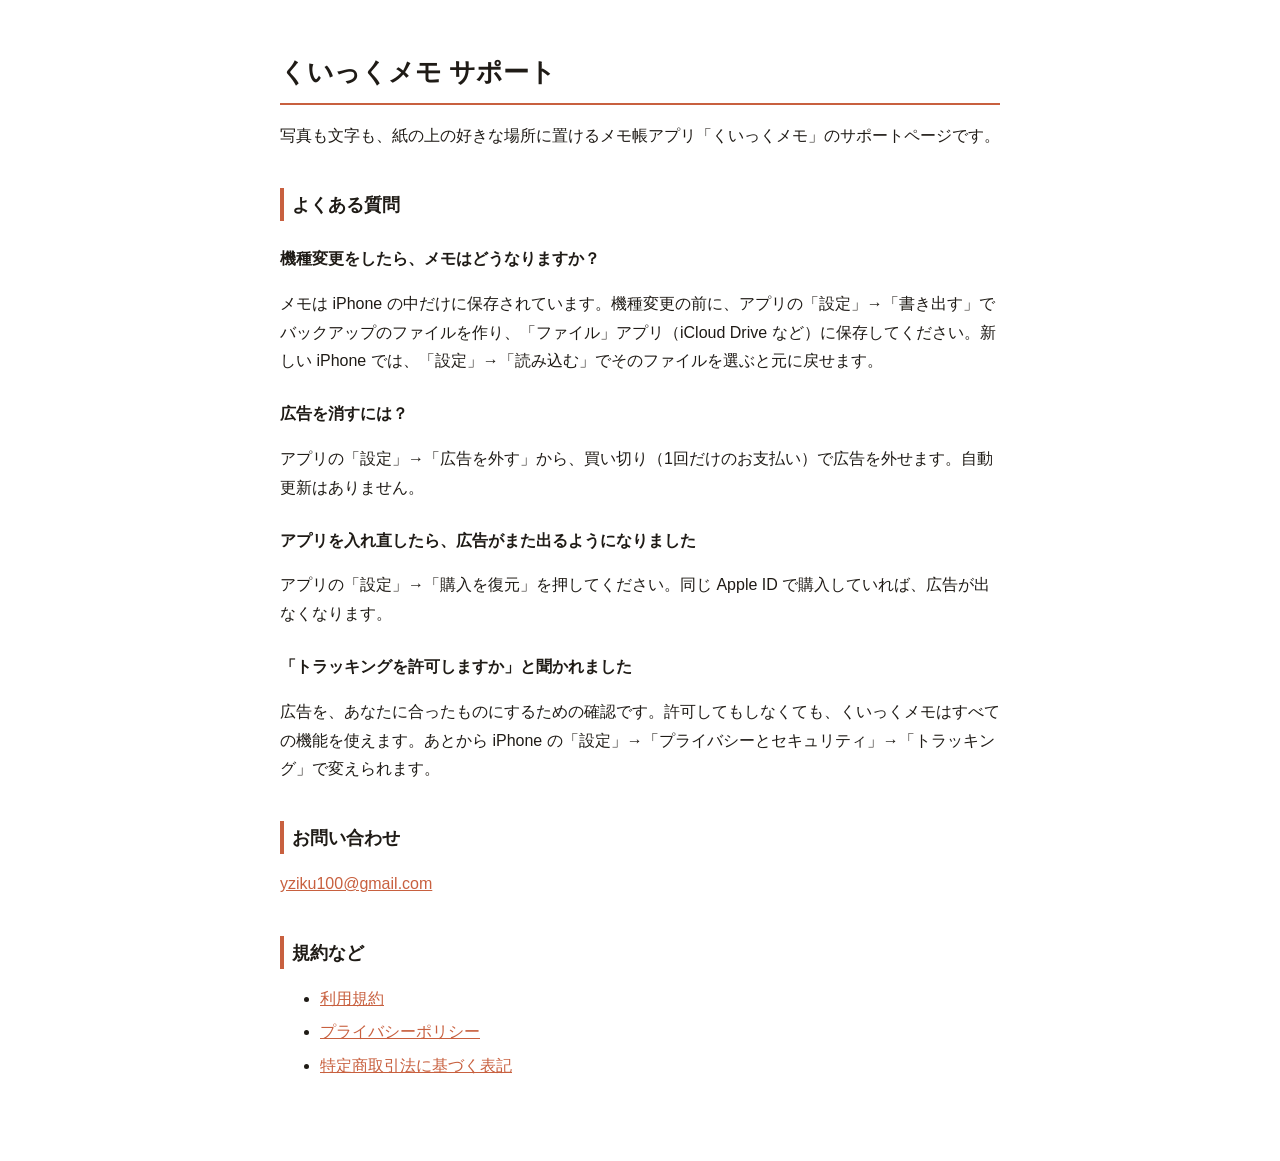
<file: index.html>
<!doctype html>
<html lang="ja">
<head>
<meta charset="utf-8">
<meta name="viewport" content="width=device-width, initial-scale=1">
<title>くいっくメモ サポート</title>
<link rel="stylesheet" href="style.css">
</head>
<body>
<main>
<h1>くいっくメモ サポート</h1>
<p>写真も文字も、紙の上の好きな場所に置けるメモ帳アプリ「くいっくメモ」のサポートページです。</p>

<h2>よくある質問</h2>
<h3>機種変更をしたら、メモはどうなりますか？</h3>
<p>メモは iPhone の中だけに保存されています。機種変更の前に、アプリの「設定」→「書き出す」でバックアップのファイルを作り、「ファイル」アプリ（iCloud Drive など）に保存してください。新しい iPhone では、「設定」→「読み込む」でそのファイルを選ぶと元に戻せます。</p>
<h3>広告を消すには？</h3>
<p>アプリの「設定」→「広告を外す」から、買い切り（1回だけのお支払い）で広告を外せます。自動更新はありません。</p>
<h3>アプリを入れ直したら、広告がまた出るようになりました</h3>
<p>アプリの「設定」→「購入を復元」を押してください。同じ Apple ID で購入していれば、広告が出なくなります。</p>
<h3>「トラッキングを許可しますか」と聞かれました</h3>
<p>広告を、あなたに合ったものにするための確認です。許可してもしなくても、くいっくメモはすべての機能を使えます。あとから iPhone の「設定」→「プライバシーとセキュリティ」→「トラッキング」で変えられます。</p>

<h2>お問い合わせ</h2>
<p><a href="mailto:yziku100@gmail.com">yziku100@gmail.com</a></p>

<h2>規約など</h2>
<ul>
<li><a href="terms.html">利用規約</a></li>
<li><a href="privacy.html">プライバシーポリシー</a></li>
<li><a href="tokushoho.html">特定商取引法に基づく表記</a></li>
</ul>
</main>
</body>
</html>
</file>
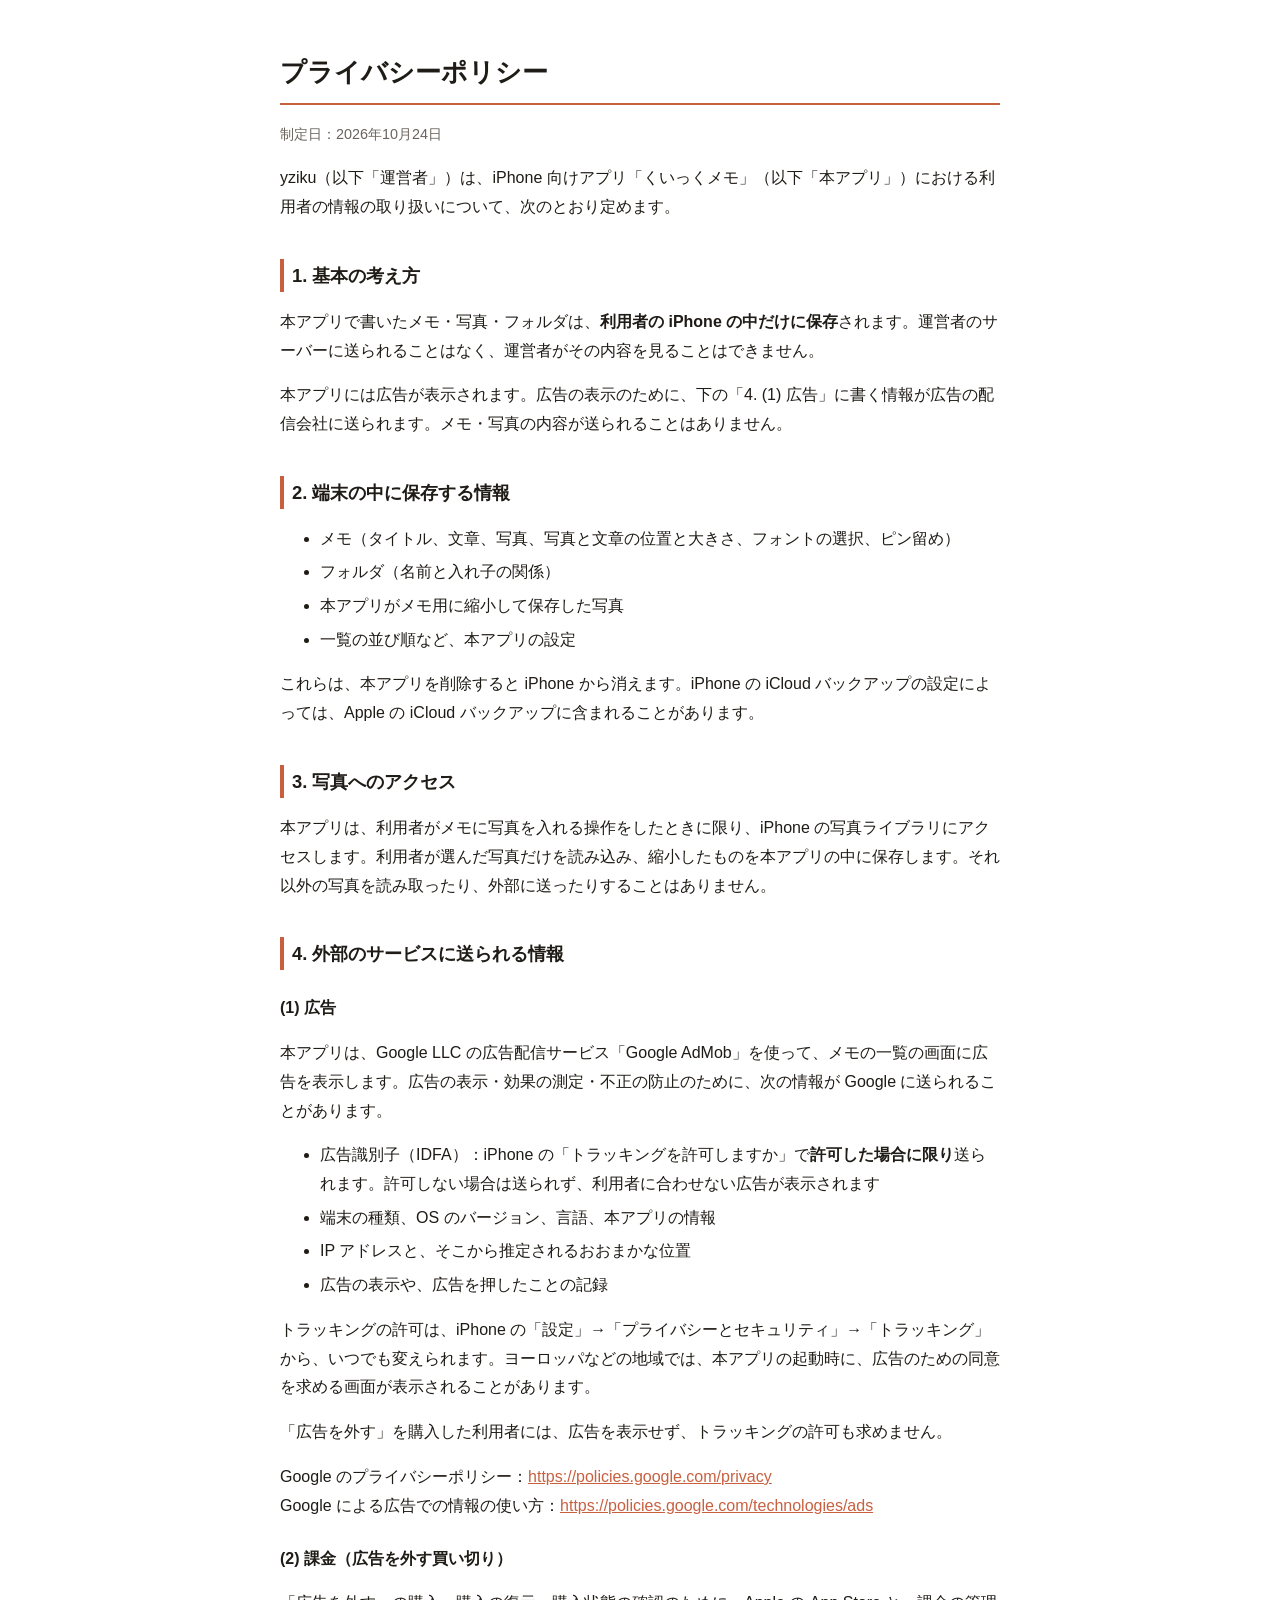
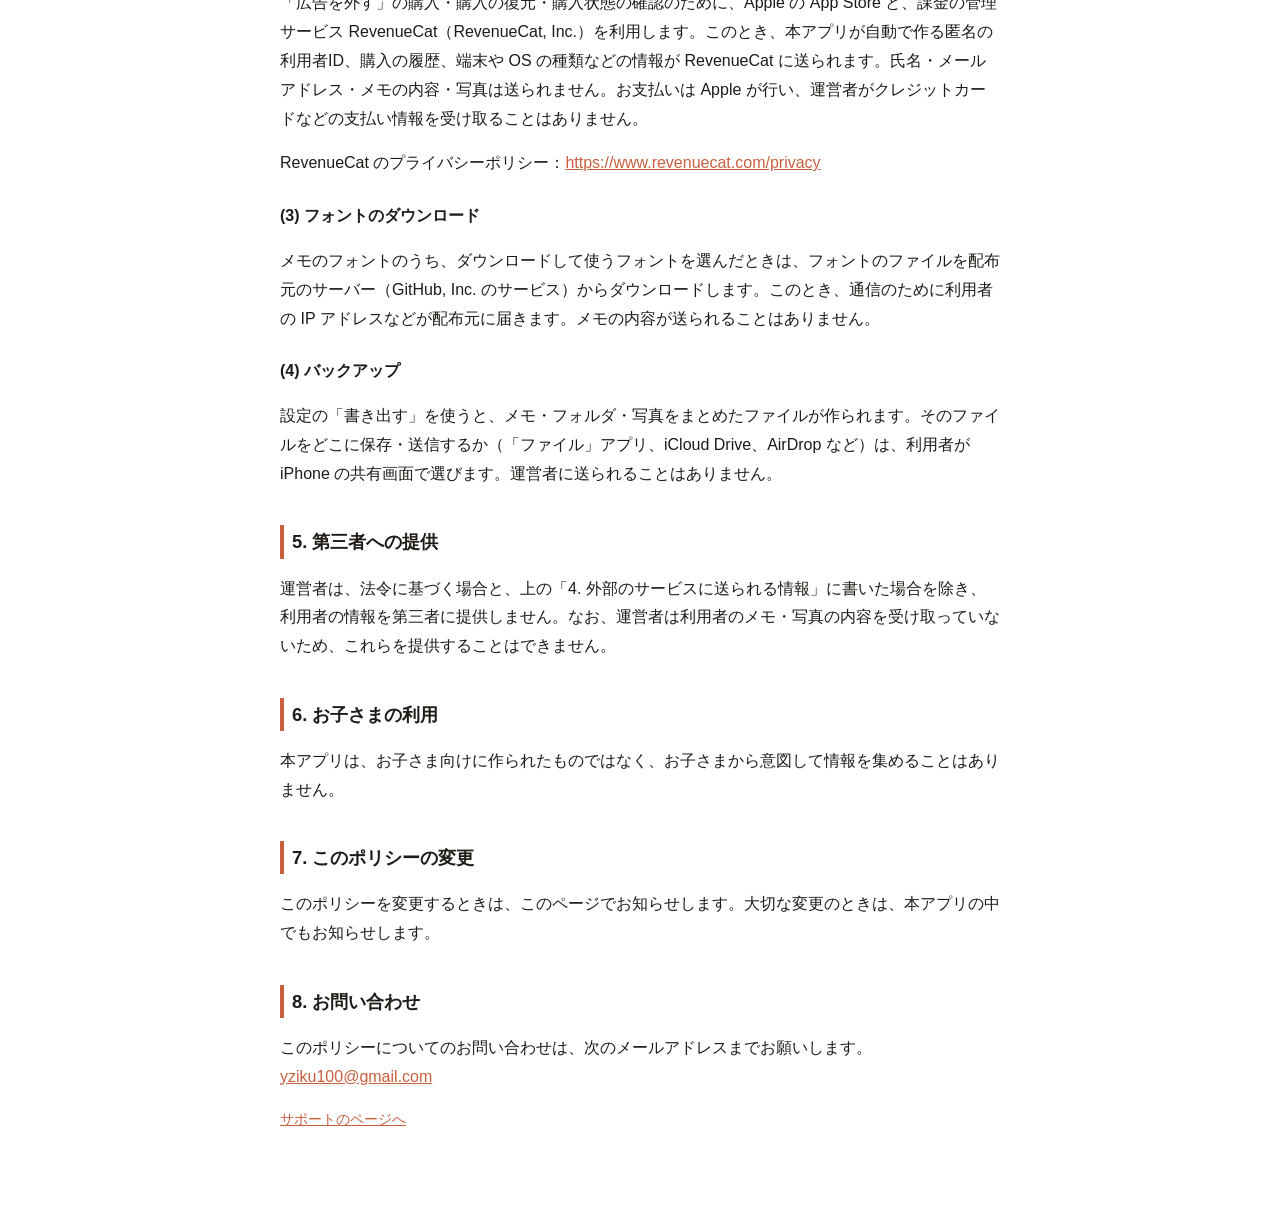
<file: privacy.html>
<!doctype html>
<html lang="ja">
<head>
<meta charset="utf-8">
<meta name="viewport" content="width=device-width, initial-scale=1">
<title>プライバシーポリシー | くいっくメモ</title>
<link rel="stylesheet" href="style.css">
</head>
<body>
<main>
<h1>プライバシーポリシー</h1>
<p class="meta">制定日：2026年10月24日</p>

<p>yziku（以下「運営者」）は、iPhone 向けアプリ「くいっくメモ」（以下「本アプリ」）における利用者の情報の取り扱いについて、次のとおり定めます。</p>

<h2>1. 基本の考え方</h2>
<p>本アプリで書いたメモ・写真・フォルダは、<strong>利用者の iPhone の中だけに保存</strong>されます。運営者のサーバーに送られることはなく、運営者がその内容を見ることはできません。</p>
<p>本アプリには広告が表示されます。広告の表示のために、下の「4. (1) 広告」に書く情報が広告の配信会社に送られます。メモ・写真の内容が送られることはありません。</p>

<h2>2. 端末の中に保存する情報</h2>
<ul>
<li>メモ（タイトル、文章、写真、写真と文章の位置と大きさ、フォントの選択、ピン留め）</li>
<li>フォルダ（名前と入れ子の関係）</li>
<li>本アプリがメモ用に縮小して保存した写真</li>
<li>一覧の並び順など、本アプリの設定</li>
</ul>
<p>これらは、本アプリを削除すると iPhone から消えます。iPhone の iCloud バックアップの設定によっては、Apple の iCloud バックアップに含まれることがあります。</p>

<h2>3. 写真へのアクセス</h2>
<p>本アプリは、利用者がメモに写真を入れる操作をしたときに限り、iPhone の写真ライブラリにアクセスします。利用者が選んだ写真だけを読み込み、縮小したものを本アプリの中に保存します。それ以外の写真を読み取ったり、外部に送ったりすることはありません。</p>

<h2>4. 外部のサービスに送られる情報</h2>
<h3>(1) 広告</h3>
<p>本アプリは、Google LLC の広告配信サービス「Google AdMob」を使って、メモの一覧の画面に広告を表示します。広告の表示・効果の測定・不正の防止のために、次の情報が Google に送られることがあります。</p>
<ul>
<li>広告識別子（IDFA）：iPhone の「トラッキングを許可しますか」で<strong>許可した場合に限り</strong>送られます。許可しない場合は送られず、利用者に合わせない広告が表示されます</li>
<li>端末の種類、OS のバージョン、言語、本アプリの情報</li>
<li>IP アドレスと、そこから推定されるおおまかな位置</li>
<li>広告の表示や、広告を押したことの記録</li>
</ul>
<p>トラッキングの許可は、iPhone の「設定」→「プライバシーとセキュリティ」→「トラッキング」から、いつでも変えられます。ヨーロッパなどの地域では、本アプリの起動時に、広告のための同意を求める画面が表示されることがあります。</p>
<p>「広告を外す」を購入した利用者には、広告を表示せず、トラッキングの許可も求めません。</p>
<p>Google のプライバシーポリシー：<a href="https://policies.google.com/privacy">https://policies.google.com/privacy</a><br>
Google による広告での情報の使い方：<a href="https://policies.google.com/technologies/ads">https://policies.google.com/technologies/ads</a></p>
<h3>(2) 課金（広告を外す買い切り）</h3>
<p>「広告を外す」の購入・購入の復元・購入状態の確認のために、Apple の App Store と、課金の管理サービス RevenueCat（RevenueCat, Inc.）を利用します。このとき、本アプリが自動で作る匿名の利用者ID、購入の履歴、端末や OS の種類などの情報が RevenueCat に送られます。氏名・メールアドレス・メモの内容・写真は送られません。お支払いは Apple が行い、運営者がクレジットカードなどの支払い情報を受け取ることはありません。</p>
<p>RevenueCat のプライバシーポリシー：<a href="https://www.revenuecat.com/privacy">https://www.revenuecat.com/privacy</a></p>
<h3>(3) フォントのダウンロード</h3>
<p>メモのフォントのうち、ダウンロードして使うフォントを選んだときは、フォントのファイルを配布元のサーバー（GitHub, Inc. のサービス）からダウンロードします。このとき、通信のために利用者の IP アドレスなどが配布元に届きます。メモの内容が送られることはありません。</p>
<h3>(4) バックアップ</h3>
<p>設定の「書き出す」を使うと、メモ・フォルダ・写真をまとめたファイルが作られます。そのファイルをどこに保存・送信するか（「ファイル」アプリ、iCloud Drive、AirDrop など）は、利用者が iPhone の共有画面で選びます。運営者に送られることはありません。</p>

<h2>5. 第三者への提供</h2>
<p>運営者は、法令に基づく場合と、上の「4. 外部のサービスに送られる情報」に書いた場合を除き、利用者の情報を第三者に提供しません。なお、運営者は利用者のメモ・写真の内容を受け取っていないため、これらを提供することはできません。</p>

<h2>6. お子さまの利用</h2>
<p>本アプリは、お子さま向けに作られたものではなく、お子さまから意図して情報を集めることはありません。</p>

<h2>7. このポリシーの変更</h2>
<p>このポリシーを変更するときは、このページでお知らせします。大切な変更のときは、本アプリの中でもお知らせします。</p>

<h2>8. お問い合わせ</h2>
<p>このポリシーについてのお問い合わせは、次のメールアドレスまでお願いします。<br><a href="mailto:yziku100@gmail.com">yziku100@gmail.com</a></p>

<p class="back"><a href="index.html">サポートのページへ</a></p>
</main>
</body>
</html>
</file>
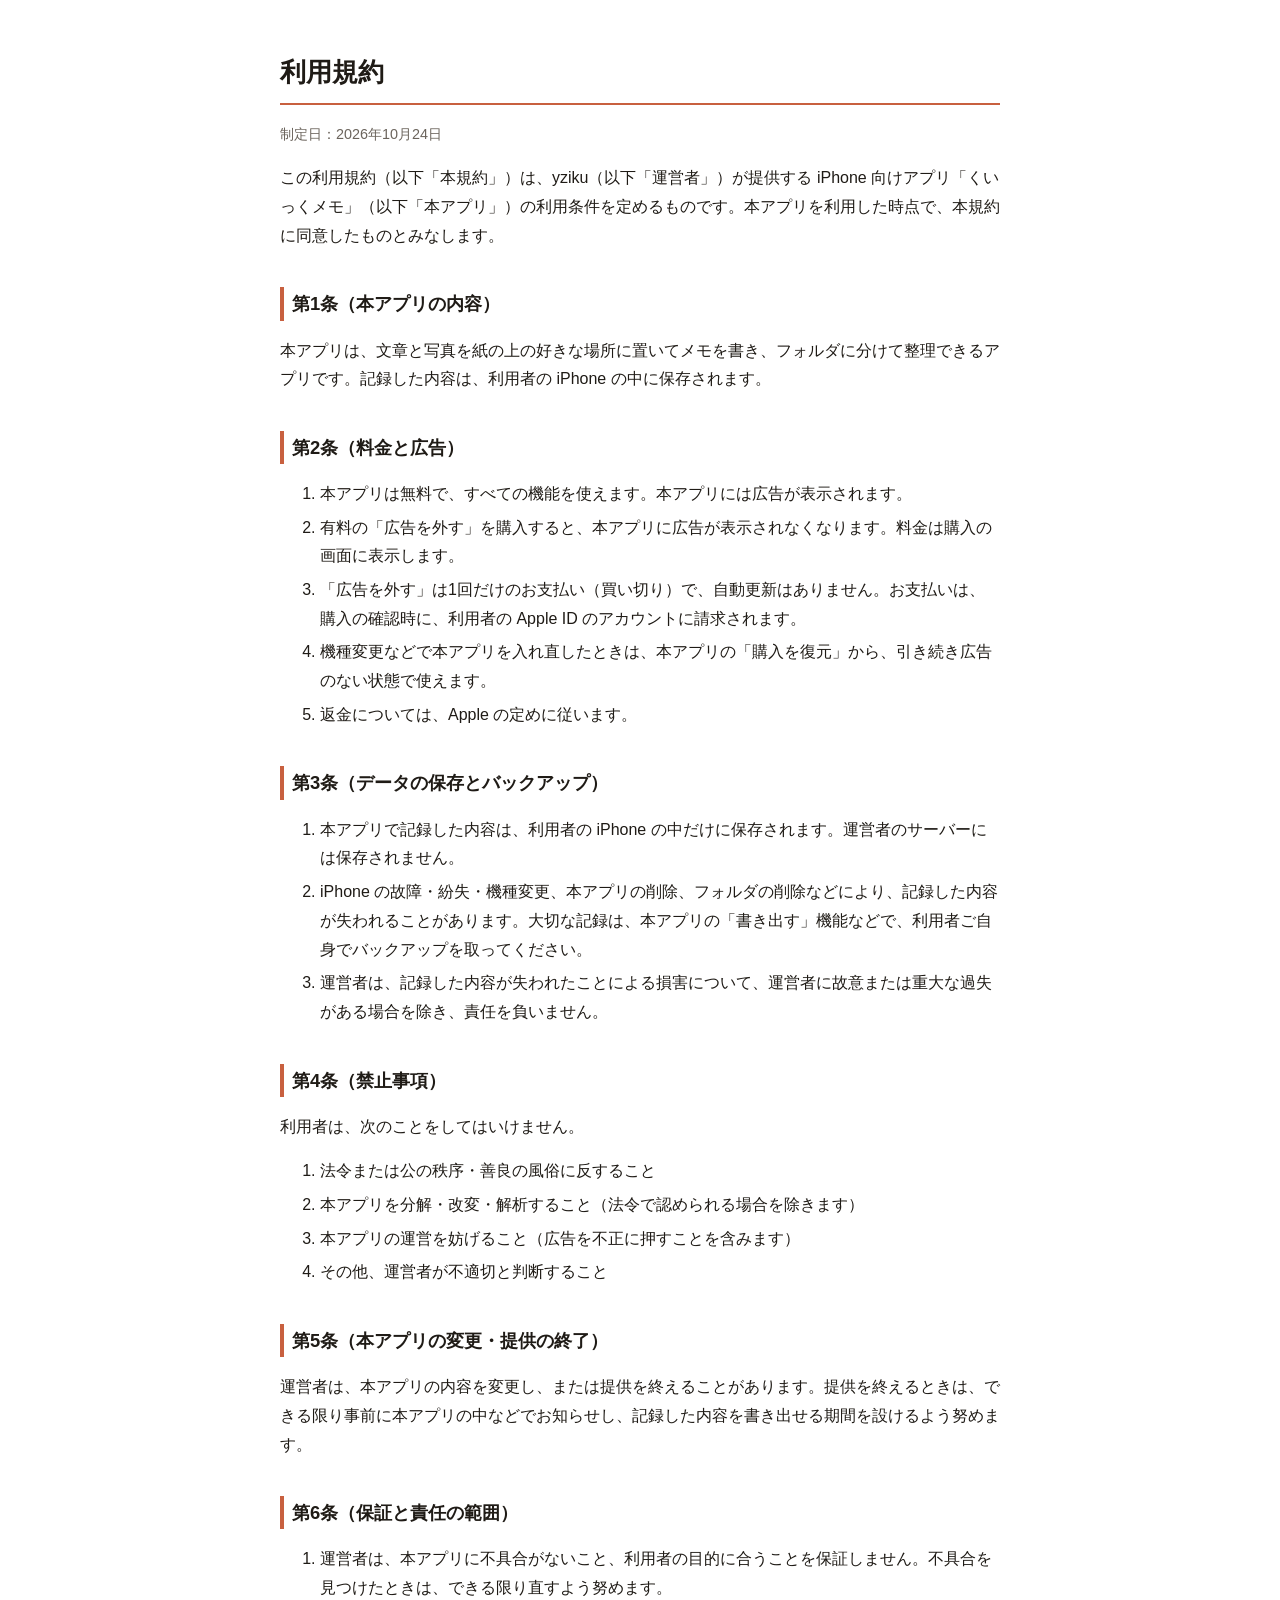
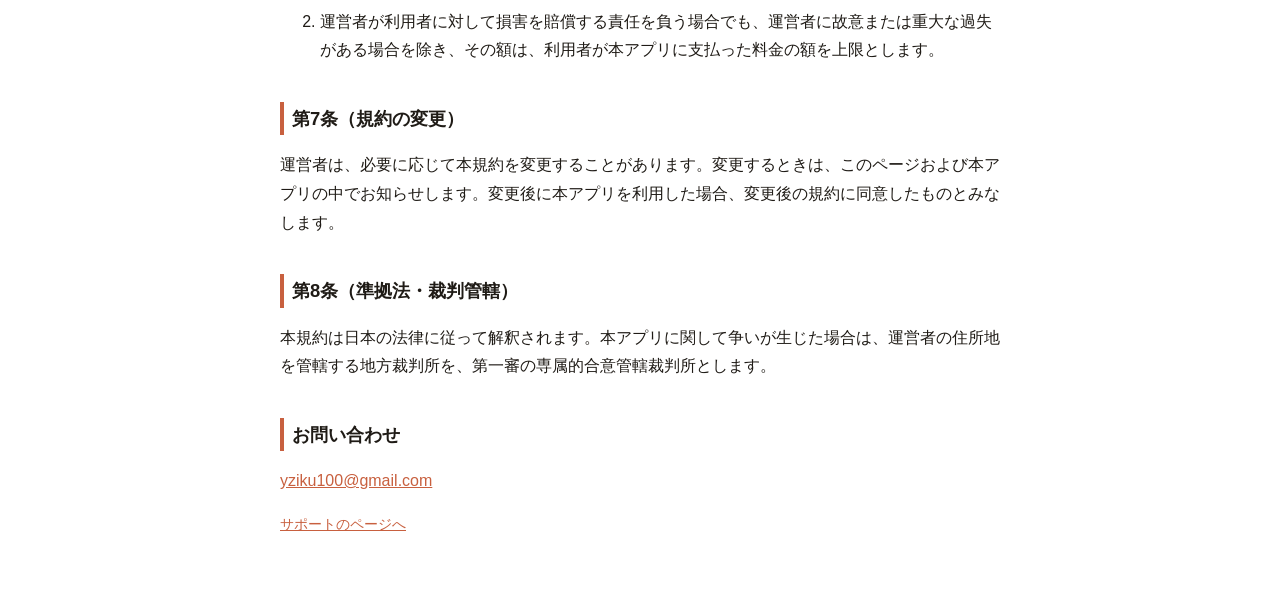
<file: terms.html>
<!doctype html>
<html lang="ja">
<head>
<meta charset="utf-8">
<meta name="viewport" content="width=device-width, initial-scale=1">
<title>利用規約 | くいっくメモ</title>
<link rel="stylesheet" href="style.css">
</head>
<body>
<main>
<h1>利用規約</h1>
<p class="meta">制定日：2026年10月24日</p>

<p>この利用規約（以下「本規約」）は、yziku（以下「運営者」）が提供する iPhone 向けアプリ「くいっくメモ」（以下「本アプリ」）の利用条件を定めるものです。本アプリを利用した時点で、本規約に同意したものとみなします。</p>

<h2>第1条（本アプリの内容）</h2>
<p>本アプリは、文章と写真を紙の上の好きな場所に置いてメモを書き、フォルダに分けて整理できるアプリです。記録した内容は、利用者の iPhone の中に保存されます。</p>

<h2>第2条（料金と広告）</h2>
<ol>
<li>本アプリは無料で、すべての機能を使えます。本アプリには広告が表示されます。</li>
<li>有料の「広告を外す」を購入すると、本アプリに広告が表示されなくなります。料金は購入の画面に表示します。</li>
<li>「広告を外す」は1回だけのお支払い（買い切り）で、自動更新はありません。お支払いは、購入の確認時に、利用者の Apple ID のアカウントに請求されます。</li>
<li>機種変更などで本アプリを入れ直したときは、本アプリの「購入を復元」から、引き続き広告のない状態で使えます。</li>
<li>返金については、Apple の定めに従います。</li>
</ol>

<h2>第3条（データの保存とバックアップ）</h2>
<ol>
<li>本アプリで記録した内容は、利用者の iPhone の中だけに保存されます。運営者のサーバーには保存されません。</li>
<li>iPhone の故障・紛失・機種変更、本アプリの削除、フォルダの削除などにより、記録した内容が失われることがあります。大切な記録は、本アプリの「書き出す」機能などで、利用者ご自身でバックアップを取ってください。</li>
<li>運営者は、記録した内容が失われたことによる損害について、運営者に故意または重大な過失がある場合を除き、責任を負いません。</li>
</ol>

<h2>第4条（禁止事項）</h2>
<p>利用者は、次のことをしてはいけません。</p>
<ol>
<li>法令または公の秩序・善良の風俗に反すること</li>
<li>本アプリを分解・改変・解析すること（法令で認められる場合を除きます）</li>
<li>本アプリの運営を妨げること（広告を不正に押すことを含みます）</li>
<li>その他、運営者が不適切と判断すること</li>
</ol>

<h2>第5条（本アプリの変更・提供の終了）</h2>
<p>運営者は、本アプリの内容を変更し、または提供を終えることがあります。提供を終えるときは、できる限り事前に本アプリの中などでお知らせし、記録した内容を書き出せる期間を設けるよう努めます。</p>

<h2>第6条（保証と責任の範囲）</h2>
<ol>
<li>運営者は、本アプリに不具合がないこと、利用者の目的に合うことを保証しません。不具合を見つけたときは、できる限り直すよう努めます。</li>
<li>運営者が利用者に対して損害を賠償する責任を負う場合でも、運営者に故意または重大な過失がある場合を除き、その額は、利用者が本アプリに支払った料金の額を上限とします。</li>
</ol>

<h2>第7条（規約の変更）</h2>
<p>運営者は、必要に応じて本規約を変更することがあります。変更するときは、このページおよび本アプリの中でお知らせします。変更後に本アプリを利用した場合、変更後の規約に同意したものとみなします。</p>

<h2>第8条（準拠法・裁判管轄）</h2>
<p>本規約は日本の法律に従って解釈されます。本アプリに関して争いが生じた場合は、運営者の住所地を管轄する地方裁判所を、第一審の専属的合意管轄裁判所とします。</p>

<h2>お問い合わせ</h2>
<p><a href="mailto:yziku100@gmail.com">yziku100@gmail.com</a></p>

<p class="back"><a href="index.html">サポートのページへ</a></p>
</main>
</body>
</html>
</file>
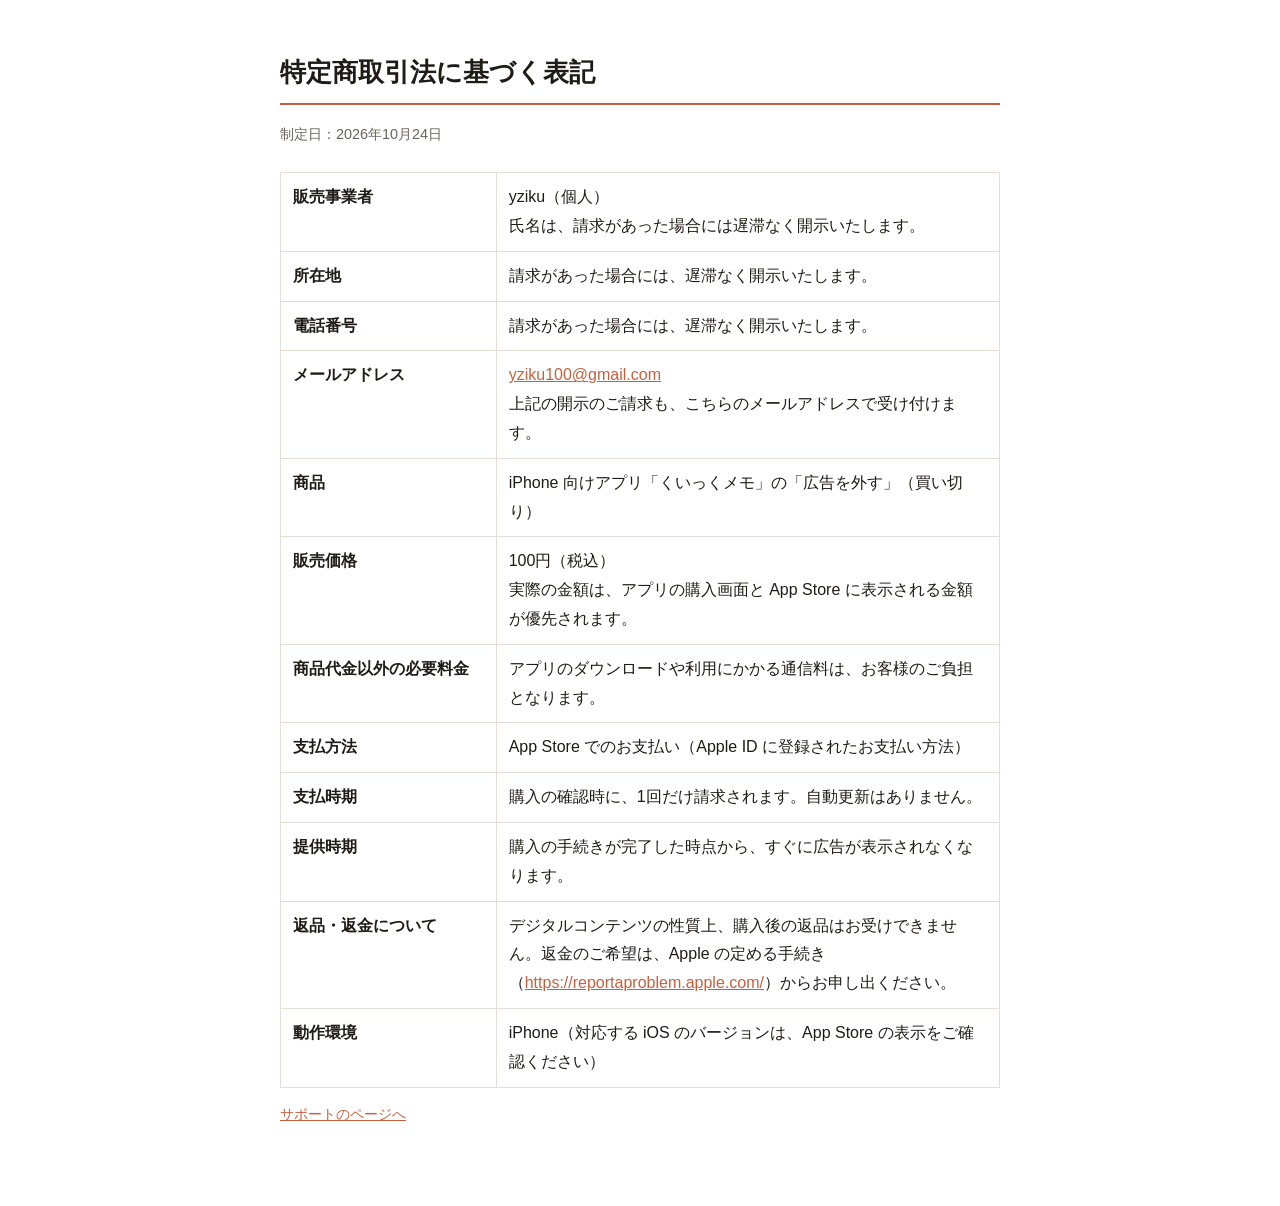
<file: tokushoho.html>
<!doctype html>
<html lang="ja">
<head>
<meta charset="utf-8">
<meta name="viewport" content="width=device-width, initial-scale=1">
<title>特定商取引法に基づく表記 | くいっくメモ</title>
<link rel="stylesheet" href="style.css">
</head>
<body>
<main>
<h1>特定商取引法に基づく表記</h1>
<p class="meta">制定日：2026年10月24日</p>

<table>
<tr><th>販売事業者</th><td>yziku（個人）<br>氏名は、請求があった場合には遅滞なく開示いたします。</td></tr>
<tr><th>所在地</th><td>請求があった場合には、遅滞なく開示いたします。</td></tr>
<tr><th>電話番号</th><td>請求があった場合には、遅滞なく開示いたします。</td></tr>
<tr><th>メールアドレス</th><td><a href="mailto:yziku100@gmail.com">yziku100@gmail.com</a><br>上記の開示のご請求も、こちらのメールアドレスで受け付けます。</td></tr>
<tr><th>商品</th><td>iPhone 向けアプリ「くいっくメモ」の「広告を外す」（買い切り）</td></tr>
<tr><th>販売価格</th><td>100円（税込）<br>実際の金額は、アプリの購入画面と App Store に表示される金額が優先されます。</td></tr>
<tr><th>商品代金以外の必要料金</th><td>アプリのダウンロードや利用にかかる通信料は、お客様のご負担となります。</td></tr>
<tr><th>支払方法</th><td>App Store でのお支払い（Apple ID に登録されたお支払い方法）</td></tr>
<tr><th>支払時期</th><td>購入の確認時に、1回だけ請求されます。自動更新はありません。</td></tr>
<tr><th>提供時期</th><td>購入の手続きが完了した時点から、すぐに広告が表示されなくなります。</td></tr>
<tr><th>返品・返金について</th><td>デジタルコンテンツの性質上、購入後の返品はお受けできません。返金のご希望は、Apple の定める手続き（<a href="https://reportaproblem.apple.com/">https://reportaproblem.apple.com/</a>）からお申し出ください。</td></tr>
<tr><th>動作環境</th><td>iPhone（対応する iOS のバージョンは、App Store の表示をご確認ください）</td></tr>
</table>

<p class="back"><a href="index.html">サポートのページへ</a></p>
</main>
</body>
</html>
</file>
<file: style.css>
:root {
  --text: #1f1b16;
  --sub: #6b645c;
  --accent: #c8603f;
  --bg: #ffffff;
  --line: #e4ded6;
}
@media (prefers-color-scheme: dark) {
  :root {
    --text: #f5f1ec;
    --sub: #aba399;
    --accent: #f08a6e;
    --bg: #121110;
    --line: #34302c;
  }
}
body {
  margin: 0;
  background: var(--bg);
  color: var(--text);
  font-family: -apple-system, "Hiragino Sans", "Hiragino Kaku Gothic ProN", "Noto Sans JP", sans-serif;
  line-height: 1.8;
}
main {
  max-width: 720px;
  margin: 0 auto;
  padding: 32px 16px 64px;
}
h1 {
  font-size: 1.6rem;
  border-bottom: 2px solid var(--accent);
  padding-bottom: 8px;
}
h2 {
  font-size: 1.15rem;
  margin-top: 2em;
  border-left: 4px solid var(--accent);
  padding-left: 8px;
}
h3 {
  font-size: 1rem;
  margin-top: 1.5em;
}
a {
  color: var(--accent);
}
.meta,
.back {
  color: var(--sub);
  font-size: 0.9rem;
}
li {
  margin: 0.3em 0;
}
table {
  width: 100%;
  border-collapse: collapse;
  margin-top: 1.5em;
}
th,
td {
  border: 1px solid var(--line);
  padding: 10px 12px;
  text-align: left;
  vertical-align: top;
}
th {
  width: 30%;
  font-weight: 700;
  white-space: nowrap;
}
@media (max-width: 560px) {
  th,
  td {
    display: block;
    width: auto;
    white-space: normal;
  }
  th {
    border-bottom: none;
    padding-bottom: 2px;
  }
}
</file>
